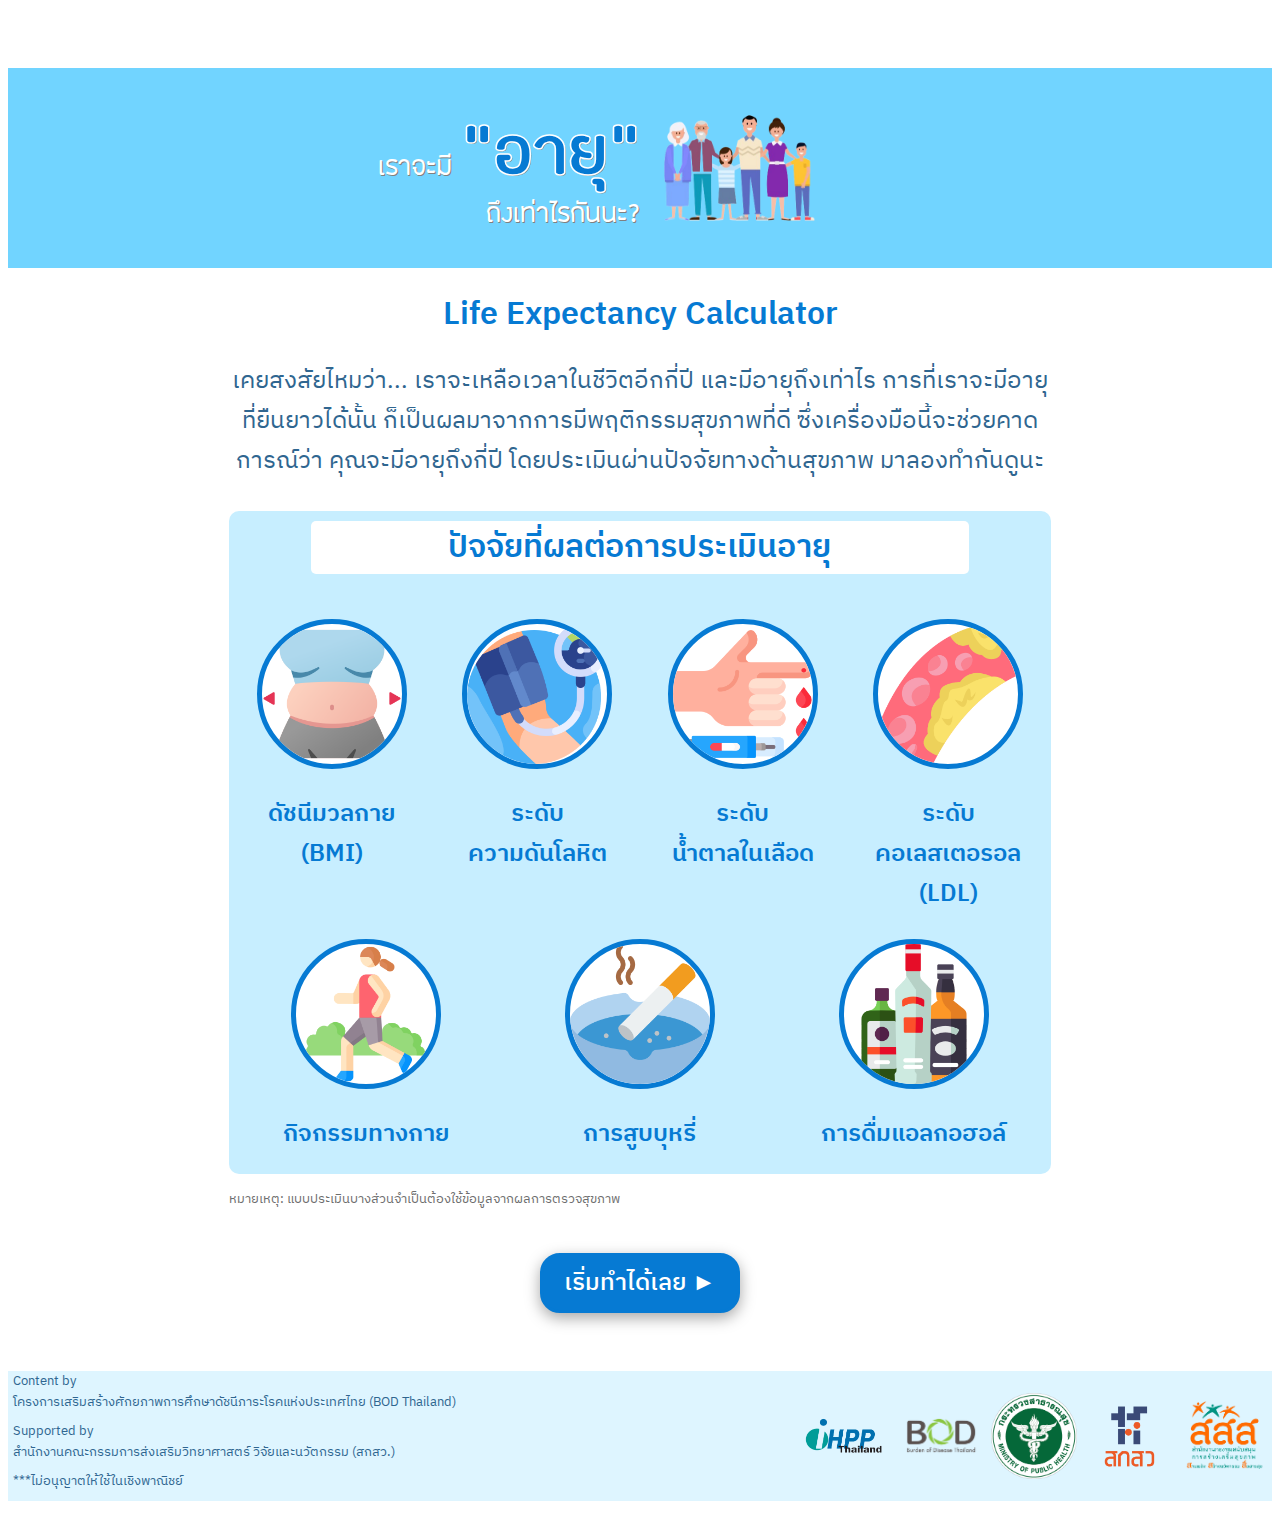
<file: index.html>
<!DOCTYPE html>
<html>
<head>
    <title>Life Expectancy</title>
    <link rel="stylesheet" href="style_1.css"> </head>
    <link href="https://fonts.googleapis.com/css2?family=IBM+Plex+Sans+Thai:wght@400;500;600&display=swap" rel="stylesheet">
    <meta name="viewport" content="width=device-width, initial-scale=1.0">
    <meta charset="UTF-8">
</head>
<body>
    <div id="rectangle_1"></div>
    <div id="rectangle_2">
        <div class="header-text-fr">
            <h1 id="header">เราจะมี <span id="subheader">"อายุ"</span><br>ถึงเท่าไรกันนะ?</h1>
        </div>
        <div id="header-img-fr">
            <img src="image_ref\family_2.png" id="header-img">   
        </div>
    </div>
    <div>
        <p id="intro-topic">Life Expectancy Calculator</p>
        <p id="intro-text">  เคยสงสัยไหมว่า... เราจะเหลือเวลาในชีวิตอีกกี่ปี และมีอายุถึงเท่าไร
                                การที่เราจะมีอายุที่ยืนยาวได้นั้น ก็เป็นผลมาจากการมีพฤติกรรมสุขภาพที่ดี
                                ซึ่งเครื่องมือนี้จะช่วยคาดการณ์ว่า คุณจะมีอายุถึงกี่ปี
                                โดยประเมินผ่านปัจจัยทางด้านสุขภาพ มาลองทำกันดูนะ
        </p>
    </div>
    <div id = "main-box">
        <h1 id="main-header">ปัจจัยที่ผลต่อการประเมินอายุ</h1>
        <div id = "row-1">
            <div class="grid-pics">
                <img src="image_ref\belly.png" class="pic-risk">
            </div>
            <div class="grid-pics">
                <img src="image_ref\hypertension.png" class="pic-risk">
            </div>
            <div class="grid-pics">
                <img src="image_ref\blood-test.png" class="pic-risk">
            </div>
            <div class="grid-pics">
                <img src="image_ref\cholesterol.png" class="pic-risk">
            </div>
            <h2 class="grid-names" id="bmi">ดัชนีมวลกาย<br>(BMI)</h2>
            <h2 class="grid-names" id="sbp">ระดับ<br>ความดันโลหิต</h2>
            <h2 class="grid-names" id="fpg">ระดับ<br>น้ำตาลในเลือด</h2>
            <h2 class="grid-names" id="ldl">ระดับ<br>คอเลสเตอรอล (LDL)</h2>
        </div>
        
        <div id = "row-2">
            <div class="grid-pics">
                <img src="image_ref\jogging.png" class="pic-risk-2">
            </div>
            <div class="grid-pics">
                <img src="image_ref\ashtray.png" class="pic-risk-2">
            </div>
            <div class="grid-pics">
                <img src="image_ref\liquor.png" class="pic-risk-2">
            </div>
            <h2 class="grid-names-2" id="act">กิจกรรมทางกาย</h2>
            <h2 class="grid-names-2" id="smk">การสูบบุหรี่</h2>
            <h2 class="grid-names-2" id="alc">การดื่มแอลกอฮอล์</h2>
        </div>
    </div>
    <div id="remark">หมายเหตุ: แบบประเมินบางส่วนจำเป็นต้องใช้ข้อมูลจากผลการตรวจสุขภาพ</div>
    <div id="button-block">
        <button id="next-button" type="button" onclick="document.location='page_2.html'">เริ่มทำได้เลย &#9658;</button>
    </div> 
    <div class="footer">
        <div id="footer-text-fr">
            <div class="footer-text">
                <p class="ft-1">Content by<br>โครงการเสริมสร้างศักยภาพการศึกษาดัชนีภาระโรคแห่งประเทศไทย (BOD Thailand)</p>
            </div>
            <div class="footer-text">
                <p class="ft-1">Supported by<br>สำนักงานคณะกรรมการส่งเสริมวิทยาศาสตร์ วิจัยและนวัตกรรม (สกสว.)</p>
            </div>
            <div class="footer-text">
                <p class="ft-1">***ไม่อนุญาตให้ใช้ในเชิงพาณิชย์</p>
            </div>
        </div>
        <div id="footer-img-fr"> 
            <div class="logo-grid"><img src="Logo\IHPP_logo.png" class="logo"></div>
            <div class="logo-grid"><img src="Logo\BOD_logo.png" class="logo"></div>
            <div class="logo-grid"><img src="Logo\MOPH_logo.png" class="logo"></div>
            <div class="logo-grid"><img src="Logo\TSRI_logo.png" class="logo"></div>
            <div class="logo-grid"><img src="Logo\ThaiHealth_logo.png" class="logo"></div> 
        </div>
    </div>
</body>
</html>
</file>
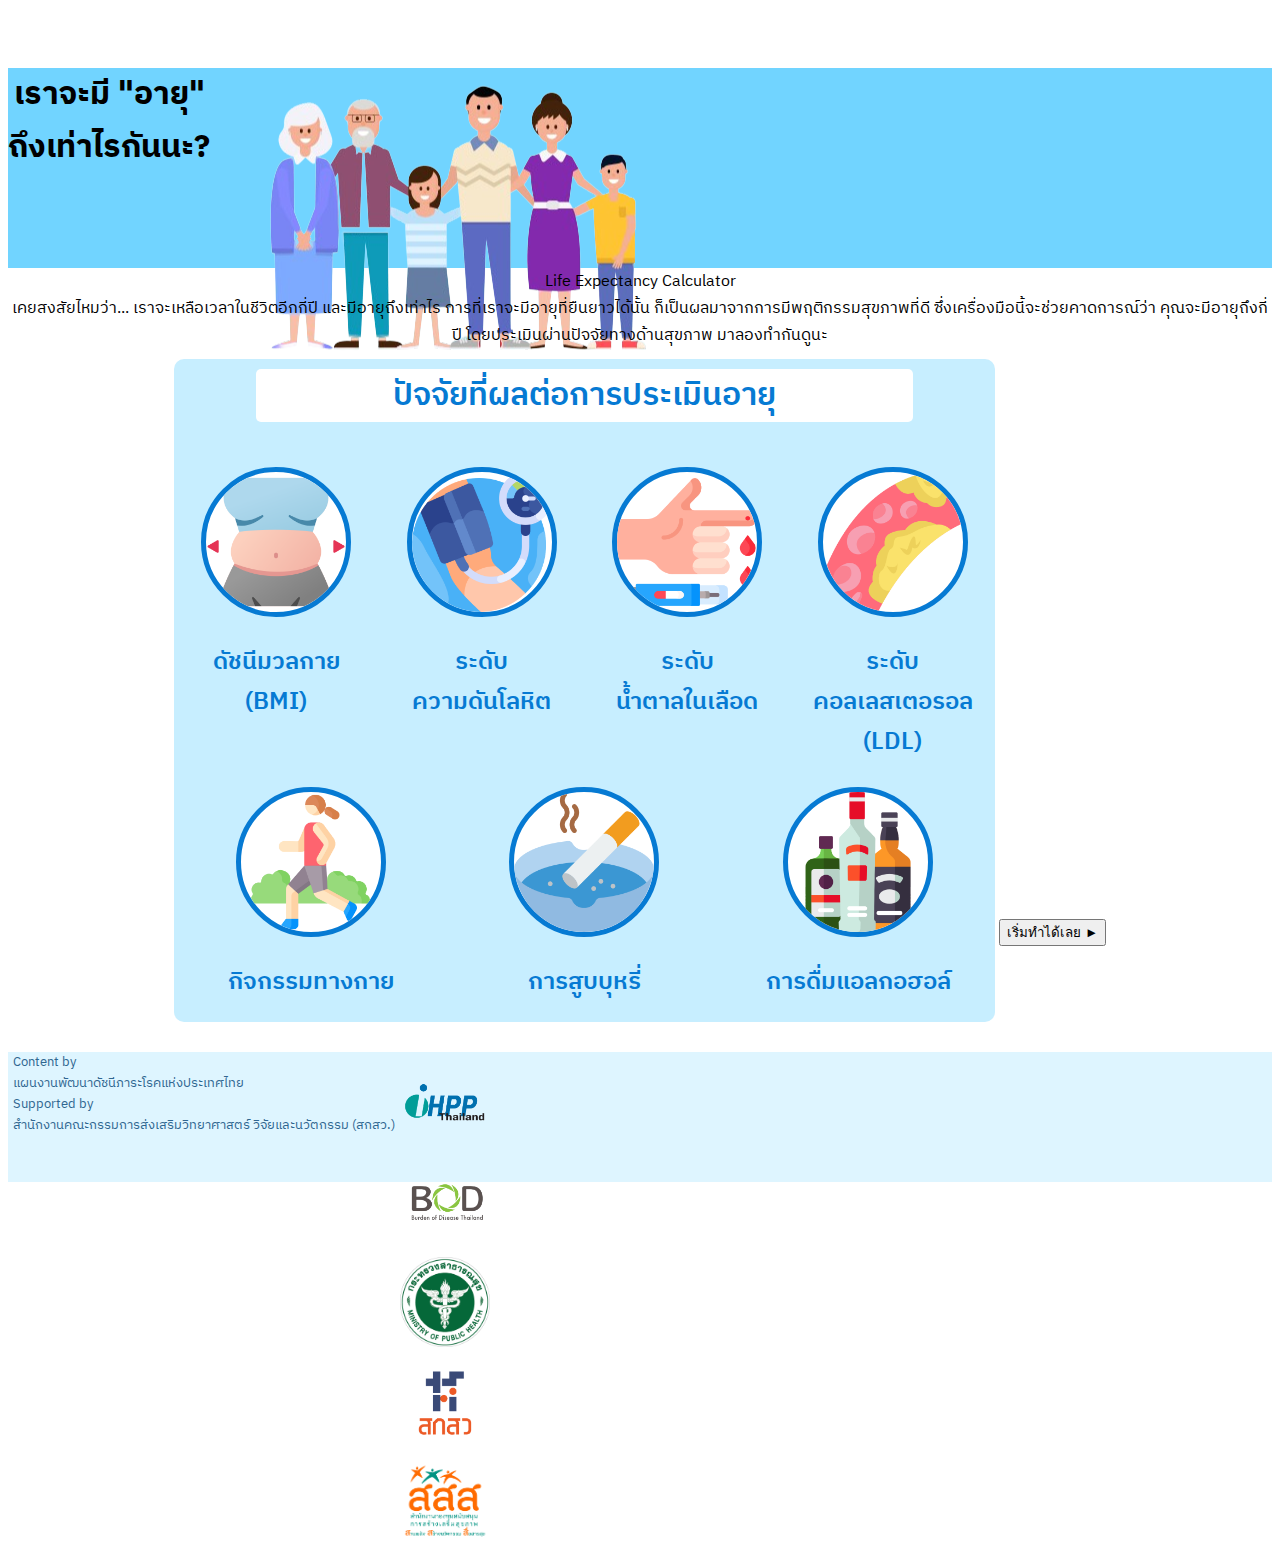
<file: page_1.html>
<!DOCTYPE html>
<html>
<head>
    <title>Life Expectancy</title>
    <link rel="stylesheet" href="style_1.css"> </head>
    <link href="https://fonts.googleapis.com/css2?family=IBM+Plex+Sans+Thai:wght@400;500;600&display=swap" rel="stylesheet">
    <meta name="viewport" content="width=device-width, initial-scale=1.0">
    <meta charset="UTF-8">
</head>
<body>
    <div class ="box_header" id="rectangle_1"></div>
    <div class ="box_header" id="rectangle_2">
        <div class="text-header">
            <h1 class="header">เราจะมี <span class="subheader">"อายุ"</span><br>ถึงเท่าไรกันนะ?</h1>
        </div>
        <div class="pic-header-frame">
            <img src="Http pic\family_2.png" class="pic-header">   
        </div>
    </div>
    <div>
        <p class="intro-topic">Life Expectancy Calculator</p>
        <p class="intro-text">  เคยสงสัยไหมว่า... เราจะเหลือเวลาในชีวิตอีกกี่ปี และมีอายุถึงเท่าไร
                                การที่เราจะมีอายุที่ยืนยาวได้นั้น ก็เป็นผลมาจากการมีพฤติกรรมสุขภาพที่ดี
                                ซึ่งเครื่องมือนี้จะช่วยคาดการณ์ว่า คุณจะมีอายุถึงกี่ปี
                                โดยประเมินผ่านปัจจัยทางด้านสุขภาพ มาลองทำกันดูนะ
        </p>
    </div>
    <div id = "main-box">
        <h1 id="main-header">ปัจจัยที่ผลต่อการประเมินอายุ</h1>
        <div id = "row-1">
            <div class="grid-pics">
                <img src="Http pic\belly.png" class="pic-risk">
            </div>
            <div class="grid-pics">
                <img src="Http pic\hypertension.png" class="pic-risk">
            </div>
            <div class="grid-pics">
                <img src="Http pic\blood-test.png" class="pic-risk">
            </div>
            <div class="grid-pics">
                <img src="Http pic\cholesterol.png" class="pic-risk">
            </div>
            <h2 class="grid-names" id="bmi"><div>ดัชนีมวลกาย<br>(BMI)</div></h2>
            <h2 class="grid-names" id="sbp"><div>ระดับ<br>ความดันโลหิต</div></h2>
            <h2 class="grid-names" id="fpg"><div>ระดับ<br>น้ำตาลในเลือด</div></h2>
            <h2 class="grid-names" id="ldl"><div>ระดับ<br>คอลเลสเตอรอล<br>(LDL)</div></h2>
        </div>
        
        <div id = "row-2">
            <div class="grid-pics">
                <img src="Http pic\jogging.png" class="pic-risk-2">
            </div>
            <div class="grid-pics">
                <img src="Http pic\ashtray.png" class="pic-risk-2">
            </div>
            <div class="grid-pics">
                <img src="Http pic\liquor.png" class="pic-risk-2">
            </div>
            <h2 class="grid-names-2" id="act">กิจกรรมทางกาย</h2>
            <h2 class="grid-names-2" id="smk">การสูบบุหรี่</h2>
            <h2 class="grid-names-2" id="alc">การดื่มแอลกอฮอล์</h2>
        </div>
    </div>
    <a class="row-button">
        <button class="start-button" type="button" href="page_2.html">เริ่มทำได้เลย &#9658;</button>
    </a> 
    <div class="footer">
        <div class="footer-1">
            <div class="text-footer">
                <p class="ft-1">Content by<br>แผนงานพัฒนาดัชนีภาระโรคแห่งประเทศไทย</p>
            </div>
            <div class="text-footer">
                <p class="ft-1">Supported by<br>สำนักงานคณะกรรมการส่งเสริมวิทยาศาสตร์ วิจัยและนวัตกรรม (สกสว.)</p>
            </div>
        </div>
        <div class="footer-2"> 
            <div class="logo-grid"><img src="Logo\IHPP edit.png" class="logo"></div>
            <div class="logo-grid"><img src="Logo\BOD_rm_bg.png" class="logo"></div>
            <div class="logo-grid"><img src="Logo\logo MOPH.png" class="logo"></div>
            <div class="logo-grid"><img src="Logo\TSRI_Logo-Original_08.png" class="logo"></div>
            <div class="logo-grid"><img src="Logo\ThaiHealth.png" class="logo"></div> 
        </div>
    </div>
</body>
</html>
</file>
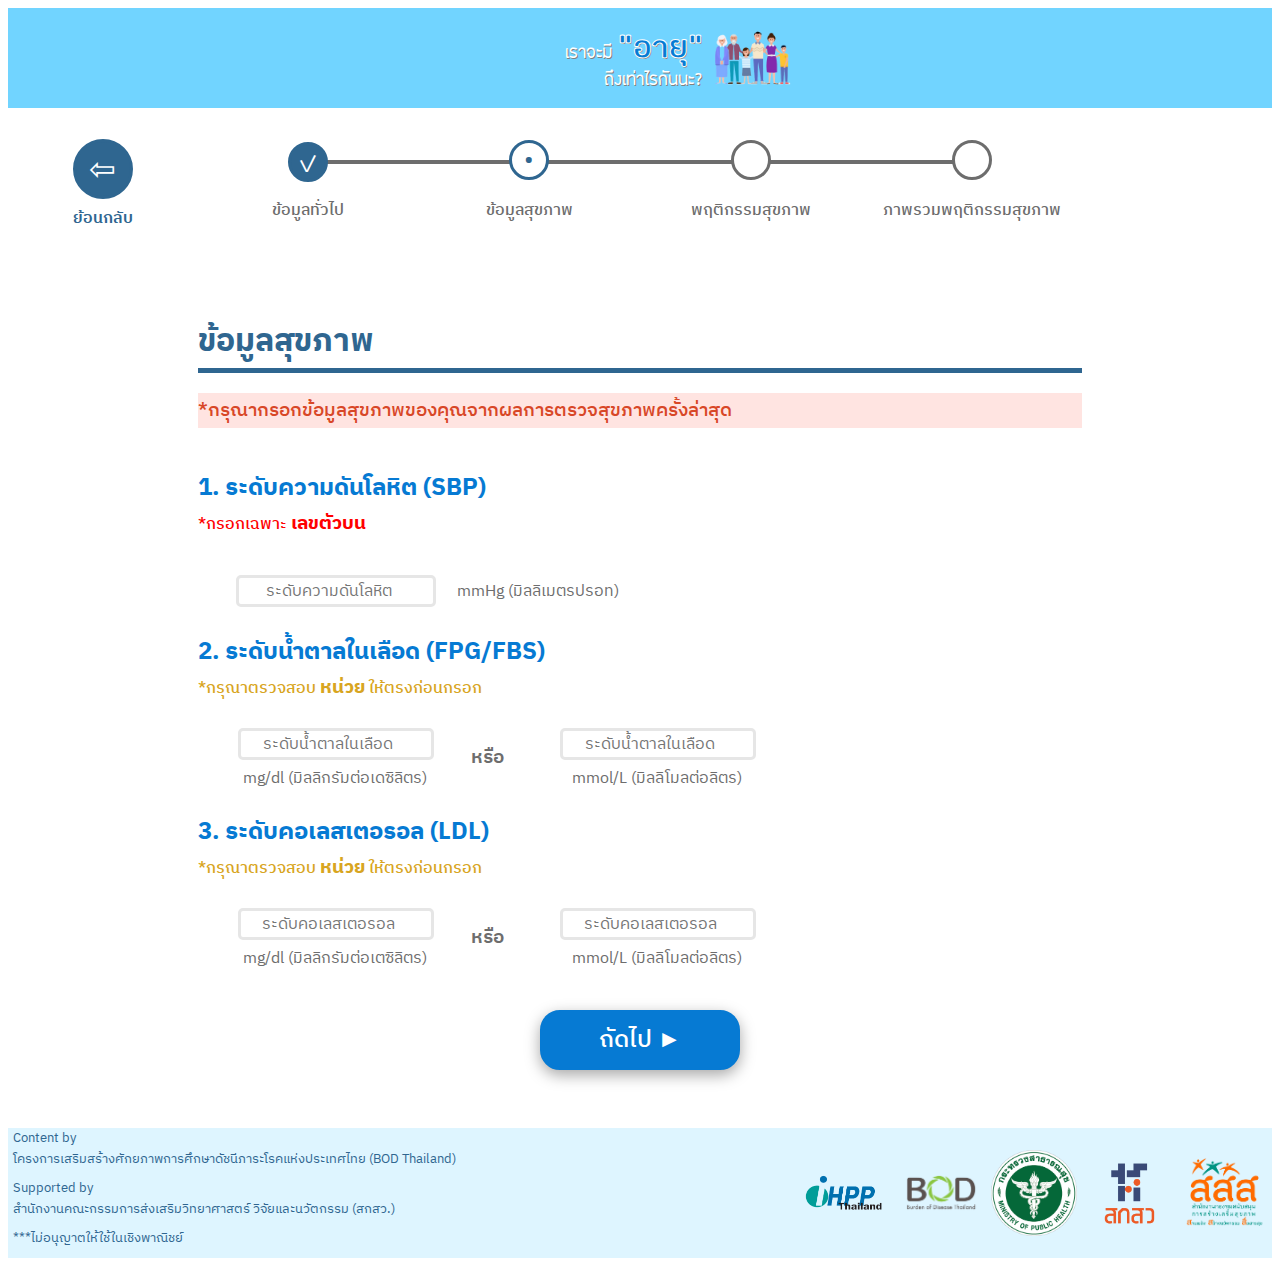
<file: page_3.html>
<!DOCTYPE html>
<html>
<head>
    <title>Life Expectancy</title>
    <link rel="stylesheet" href="style_3.css"> 
    <link rel="stylesheet" href="https://cdnjs.cloudflare.com/ajax/libs/font-awesome/4.7.0/css/font-awesome.min.css">
    <link href="https://fonts.googleapis.com/css2?family=IBM+Plex+Sans+Thai:wght@400;500;600;700&display=swap" rel="stylesheet">
    <meta name="viewport" content="width=device-width, initial-scale=1.0">
    <meta charset="UTF-8">
    <script src="script_3.js"></script>
</head>
<body>
    <div id="rectangle_2">
        <div class="header-text-fr">
            <h1 id="header">เราจะมี <span id="subheader">"อายุ"</span><br>ถึงเท่าไรกันนะ?</h1>
        </div>
        <div id="header-img-fr">
            <img src="image_ref\family_2.png" id="header-img">   
        </div>
    </div>
    <div class ="header">
        <div class="arrow-frame">
            <div id="arrow-circle">
                <button class = "arrow" type="button" onclick="window.history.back()">&#8678;</button>
            </div> 
            <p id="previous">ย้อนกลับ</p>
        </div>
        <div class="step-topic">
            <div class="topic-circle"><div class="circle" id="prev">&#10003;</div></div>
            <div class="topic-circle"><div class="circle" id="current">&#x2022;</div></div>
            <div class="topic-circle"><div class="circle"></div></div>
            <div class="topic-circle"><div class="circle"></div></div>
            <p class="topic-list">ข้อมูลทั่วไป</p>
            <p class="topic-list">ข้อมูลสุขภาพ</p>
            <p class="topic-list">พฤติกรรมสุขภาพ</p>
            <p class="topic-list">ภาพรวมพฤติกรรมสุขภาพ</p>
        </div>
    </div>
    <h1 class="topic">ข้อมูลสุขภาพ</h1>
    <h3 class="warning">*กรุณากรอกข้อมูลสุขภาพของคุณจากผลการตรวจสุขภาพครั้งล่าสุด</h3>
    <div class="question-frame">
        <div class="question">1. ระดับความดันโลหิต (SBP)</div>
        <div class="question-warning">*กรอกเฉพาะ <span class="sub-warning">เลขตัวบน</span></div>
        <div id="range-warning">กรุณากรอกช่วงความดันระหว่าง 90 - 200 mmHg</div>
        <div class="input-block" id="input-block-sbp">
            <i class="fa fa-exclamation-circle" style="color:red;visibility:hidden;" id="sbp-w"></i>
            <input class="answer-number" type="number" placeholder="ระดับความดันโลหิต" id="sbp" onfocus="this.placeholder=''" onblur="this.placeholder='ระดับความดันโลหิต'" onkeypress="return isPositiveNumber(event)" min="0"> <div class="unit">mmHg (มิลลิเมตรปรอท)</div>
        </div>
    </div>
    
    <div class="question-frame">
        <div class="question">2. ระดับน้ำตาลในเลือด (FPG/FBS)</div>
        <div class="question-warning-2">*กรุณาตรวจสอบ <span class="sub-warning-2">หน่วย</span> ให้ตรงก่อนกรอก</div>
        <div class="input-block"> 
            <div class="input-block-inner">
                <i class="fa fa-exclamation-circle" style="color:red;visibility:hidden;" id="fpg-w"></i>
                <input class="answer-number" type="number" placeholder="ระดับน้ำตาลในเลือด" id="fpg-mg" oninput="fpgConverter(this.id,this.value);" onchange="fpgConverter(this.id,this.value)" onfocus="this.placeholder=''" onblur="this.placeholder='ระดับน้ำตาลในเลือด'" onkeypress="return isPositiveNumber(event)" min="0"> <div class="unit">mg/dl (มิลลิกรัมต่อเดซิลิตร)</div>
            </div>
            <div class="conj">หรือ</div>
            <div class="input-block-inner">
                <i class="fa fa-exclamation-circle" style="color:red;visibility:hidden;" id="fpg-w-2"></i>
                <input class="answer-number" type="number" placeholder="ระดับน้ำตาลในเลือด" id="fpg-mmol" oninput="fpgConverter(this.id,this.value);" onchange="fpgConverter(this.id,this.value)" onfocus="this.placeholder=''" onblur="this.placeholder='ระดับน้ำตาลในเลือด'" onkeypress="return isPositiveNumber(event)" min="0"> <div class="unit">mmol/L (มิลลิโมลต่อลิตร)</div>
            </div>
        </div>   
    </div>
    <div class="question-frame">
        <div class="question">3. ระดับคอเลสเตอรอล (LDL)</div>
        <div class="question-warning-2">*กรุณาตรวจสอบ <span class="sub-warning-2">หน่วย</span> ให้ตรงก่อนกรอก</div>
        <div class="input-block">
            <div class="input-block-inner"> 
                <i class="fa fa-exclamation-circle" style="color:red;visibility:hidden;" id="ldl-w"></i>
                <input class="answer-number" type="number" placeholder="ระดับคอเลสเตอรอล" id="ldl-mg" oninput="ldlConverter(this.id,this.value)" onchange="ldlConverter(this.id,this.value)" onfocus="this.placeholder=''" onblur="this.placeholder='ระดับคอเลสเตอรอล'" onkeypress="return isPositiveNumber(event)" min="0"><div class="unit">mg/dl (มิลลิกรัมต่อเตซิลิตร)</div> 
            </div>
            <div class="conj">หรือ</div>
            <div class="input-block-inner">
                <i class="fa fa-exclamation-circle" style="color:red;visibility:hidden;" id="ldl-w-2"></i>
                <input class="answer-number" type="number" placeholder="ระดับคอเลสเตอรอล" id="ldl-mmol" oninput="ldlConverter(this.id,this.value)" onchange="ldlConverter(this.id,this.value)" onfocus="this.placeholder=''" onblur="this.placeholder='ระดับคอเลสเตอรอล'" onkeypress="return isPositiveNumber(event)" min="0"><div class="unit">mmol/L (มิลลิโมลต่อลิตร)</div> 
            </div>
        </div> 
    </div>
    <div id="button-block">
        <button id="next-button" type="button" onclick="checkInput()">ถัดไป &#9658;</button>
    </div> 
    <div class="footer">
        <div class="footer-1">
            <div class="text-footer">
                <p class="ft-1">Content by<br>โครงการเสริมสร้างศักยภาพการศึกษาดัชนีภาระโรคแห่งประเทศไทย (BOD Thailand)</p>
            </div>
            <div class="text-footer">
                <p class="ft-1">Supported by<br>สำนักงานคณะกรรมการส่งเสริมวิทยาศาสตร์ วิจัยและนวัตกรรม (สกสว.)</p>
            </div>
            <div class="footer-text">
                <p class="ft-1">***ไม่อนุญาตให้ใช้ในเชิงพาณิชย์</p>
            </div>
        </div>
        <div class="footer-2"> 
            <div class="logo-grid"><img src="Logo\IHPP_logo.png" class="logo"></div>
            <div class="logo-grid"><img src="Logo\BOD_logo.png" class="logo"></div>
            <div class="logo-grid"><img src="Logo\MOPH_logo.png" class="logo"></div>
            <div class="logo-grid"><img src="Logo\TSRI_logo.png" class="logo"></div>
            <div class="logo-grid"><img src="Logo\ThaiHealth_logo.png" class="logo"></div> 
        </div>
    </div>
</body>
</html>
</file>
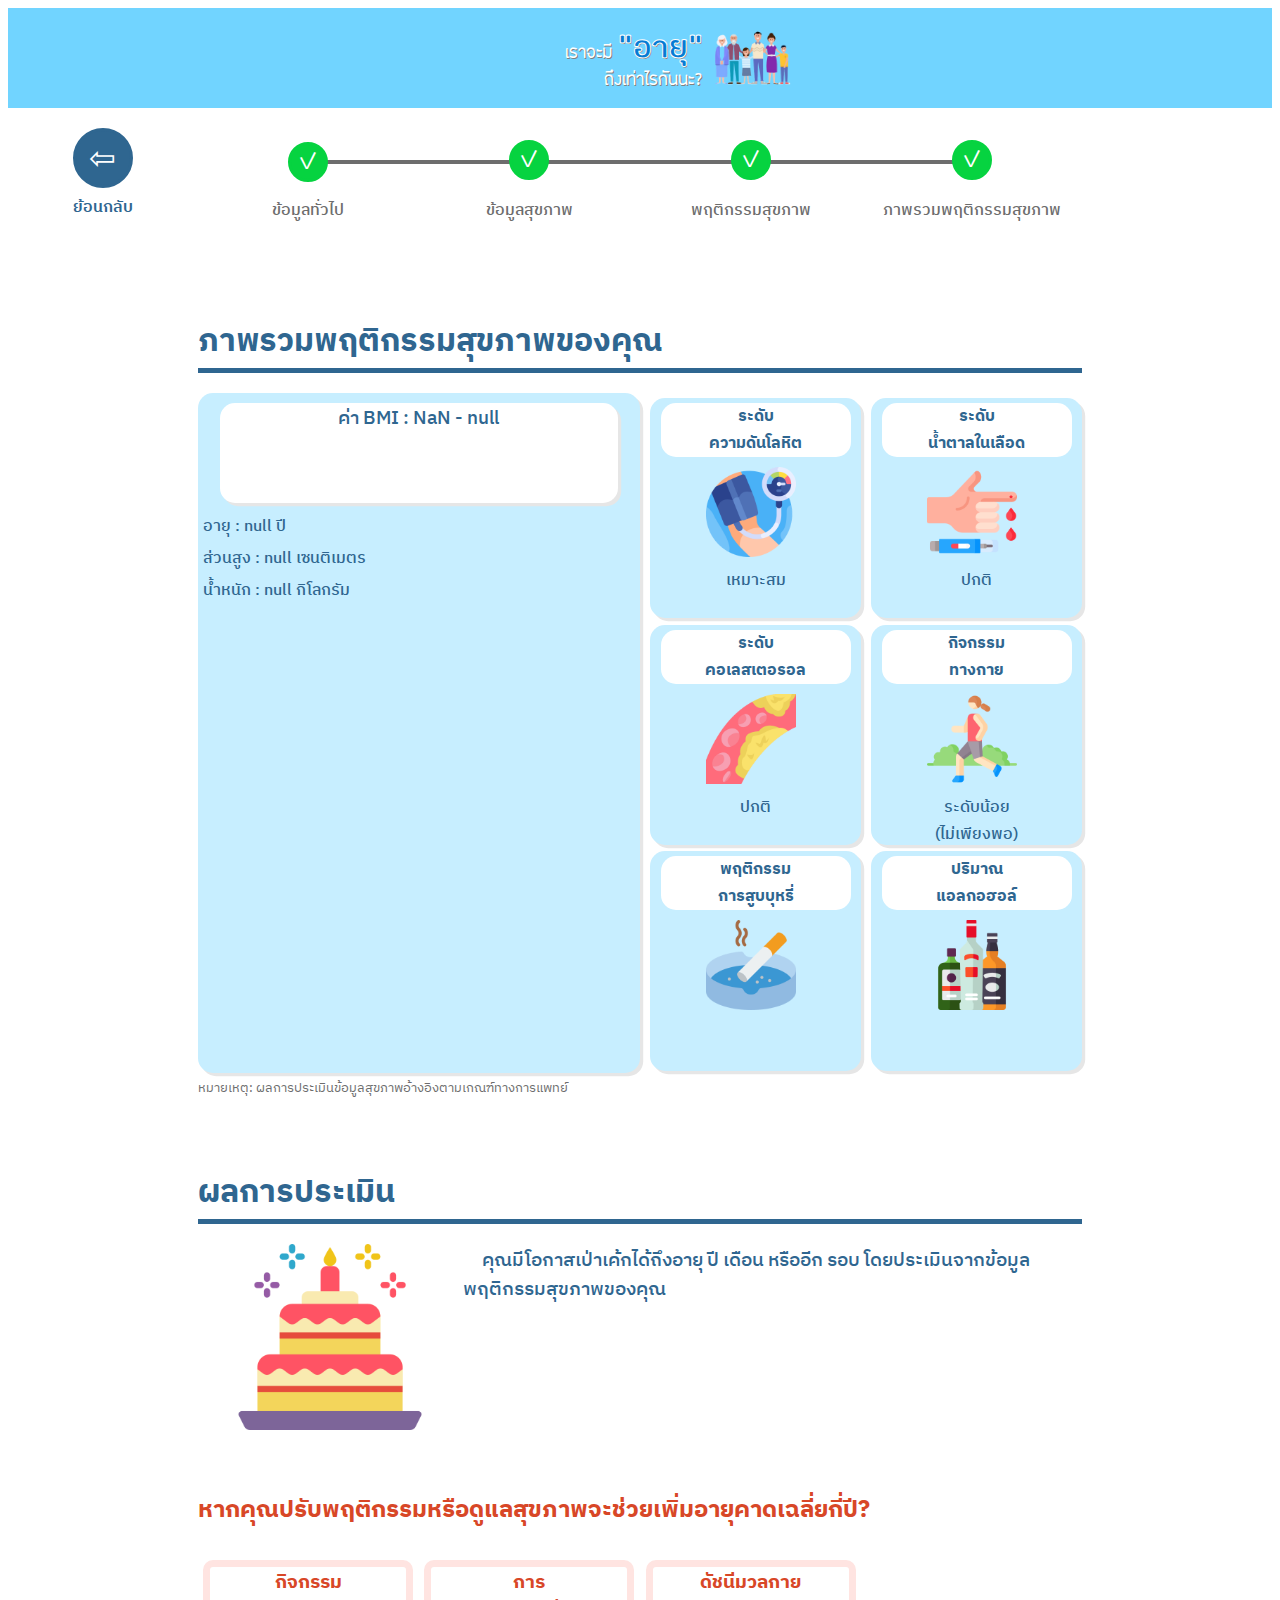
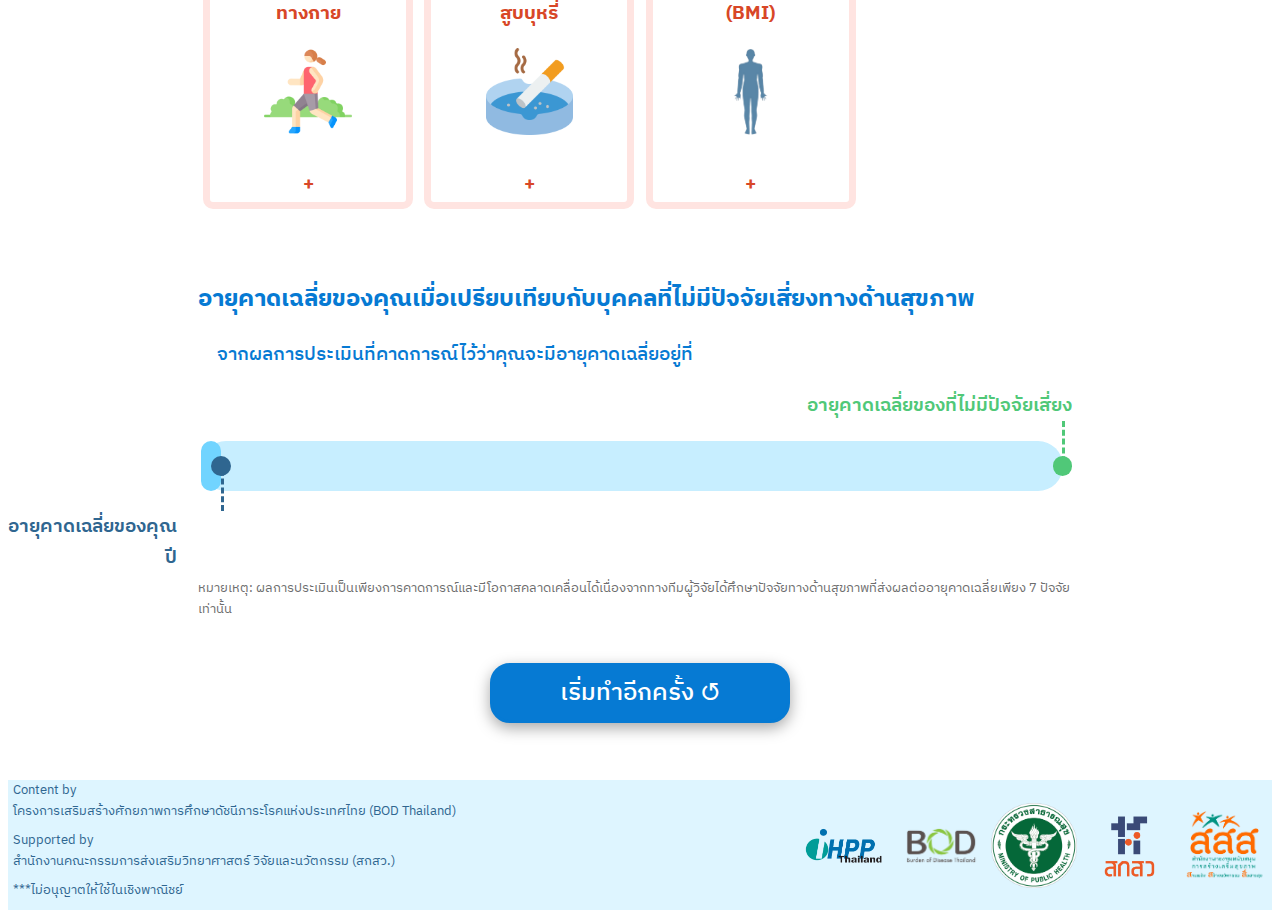
<file: page_5.html>
<!DOCTYPE html>
<html>
<head>
    <title>Life Expectancy</title>
    <link rel="stylesheet" href="style_5.css"> 
    <link href="https://fonts.googleapis.com/css2?family=IBM+Plex+Sans+Thai:wght@400;500;600;700&display=swap" rel="stylesheet">
    <meta name="viewport" content="width=device-width, initial-scale=1.0">
    <meta charset="UTF-8">
    <script src="act.js"></script>
    <script src="alc.js"></script>
    <script src="bmi.js"></script>
    <script src="fpg.js"></script>
    <script src="ldl.js"></script>
    <script src="sbp.js"></script>
    <script src="smk.js"></script>
    <script src="combine.js"></script>
    <script src="death_rate.js"></script>
    <script src="cal_life_expectancy.js"></script>
</head>
<body>
    <div id="rectangle_2">
        <div class="header-text-fr">
            <h1 id="header">เราจะมี <span id="subheader">"อายุ"</span><br>ถึงเท่าไรกันนะ?</h1>
        </div>
        <div id="header-img-fr">
            <img src="image_ref\family_2.png" id="header-img">   
        </div>
    </div>
    <div class ="header">
        <div class="arrow-frame">
            <div id="arrow-circle">
                <button class = "arrow" type="button" onclick="window.history.back()">&#8678;</button>
            </div> 
            <p id="previous">ย้อนกลับ</p>
        </div>
        <div class="step-topic">
            <div class="topic-circle"><div class="circle" id="current">&#10003;</div></div>
            <div class="topic-circle"><div class="circle" id="current">&#10003;</div></div>
            <div class="topic-circle"><div class="circle" id="current">&#10003;</div></div>
            <div class="topic-circle"><div class="circle" id="current">&#10003;</div></div>
            <p class="topic-list">ข้อมูลทั่วไป</p>
            <p class="topic-list">ข้อมูลสุขภาพ</p>
            <p class="topic-list">พฤติกรรมสุขภาพ</p>
            <p class="topic-list">ภาพรวมพฤติกรรมสุขภาพ</p>
        </div>
    </div>
    <div class="topic">ภาพรวมพฤติกรรมสุขภาพของคุณ</div>
    <div class="result-block">
        <div class="result-block-1">
            <div class="risk-header">
                <h1 id="gender" class="risk-text"></h1>
                <h2 id="bmi" class="risk-text-2"></h2>
            </div>
            <div id="risk-body">
                <h2 id="age" class="risk-text-3"></h2>
                <h2 id="height" class="risk-text-3"></h2>
                <h2 id="weight" class="risk-text-3"></h2>
            </div>
        </div>
        <div class="result-block-2">
            <div class="result-block-1">
                <div class="risk-header-2">
                    <h3 class="risk-text">ระดับ<br>ความดันโลหิต</h3>
                </div>
                <div class="risk-pic">
                    <img src="image_ref\hypertension.png" style="width: 90%;height: 90%;">
                </div>
                <h2 class="risk-text-4" id="sbp-text"></h2>
            </div>
            <div class="result-block-1">
                <div class="risk-header-2">
                    <h3 class="risk-text">ระดับ<br>น้ำตาลในเลือด</h3>
                </div>
                <div class="risk-pic">
                    <img src="image_ref\blood-test.png" style="width: 90%;height: 90%;">
                </div>
                <h2 class="risk-text-4" id="fpg-text"></h2>
            </div>
            <div class="result-block-1">
                <div class="risk-header-2">
                    <h3 class="risk-text">ระดับ<br>คอเลสเตอรอล</h3>
                </div>
                <div class="risk-pic">
                    <img src="image_ref\cholesterol.png" style="width: 90%;height: 90%;">
                </div>
                <h2 class="risk-text-4" id="ldl-text"></h2>
            </div>
            <div class="result-block-1">
                <div class="risk-header-2">
                    <h3 class="risk-text">กิจกรรม<br>ทางกาย</h3>
                </div>
                <div class="risk-pic">
                    <img src="image_ref\jogging.png" style="width: 90%;height: 90%;">
                </div>
                <h2 class="risk-text-4" id="act-text"></h2>
            </div>
            <div class="result-block-1">
                <div class="risk-header-2">
                    <h3 class="risk-text">พฤติกรรม<br>การสูบบุหรี่</h3>
                </div>
                <div class="risk-pic">
                    <img src="image_ref\ashtray.png" style="width: 90%;height: 90%;">
                </div>
                <h2 class="risk-text-4" id="smk-text"></h2>
            </div>
            <div class="result-block-1">
                <div class="risk-header-2">
                    <h3 class="risk-text">ปริมาณ<br>แอลกอฮอล์</h3>
                </div>
                <div class="risk-pic">
                    <img src="image_ref\liquor.png" style="width: 90%;height: 90%;">
                </div>
                <h2 class="risk-text-4" id="alc-text"></h2>
            </div>
        </div>
    </div>
    <div id="remark">หมายเหตุ: ผลการประเมินข้อมูลสุขภาพอ้างอิงตามเกณฑ์ทางการแพทย์ </div>
    <div class="topic">ผลการประเมิน</div>
    <div class="conclusion">
        <div class="cake">
            <img src="image_ref\cake.png">
        </div>
        <div class="conclusion-text-block">
            <p class="conclusion-text">คุณมีโอกาสเป่าเค้กได้ถึงอายุ <span id="total-age-year"></span> ปี <span id="total-age-month"></span> เดือน หรืออีก <span id="up-age"></span> รอบ โดยประเมินจากข้อมูลพฤติกรรมสุขภาพของคุณ</p>
            <p class="conclusion-text-2"> <span id="risk-rd"></span> </p>
        </div>
    </div>
    <div class="sg-topic" id="sg-topic-1">หากคุณปรับพฤติกรรมหรือดูแลสุขภาพจะช่วยเพิ่มอายุคาดเฉลี่ยกี่ปี?</div>
    <div class="sg-risk-grid">
        <div class="sg-risk-frame" id="fpg-block">
            <h1 class="sg-risk-name">ระดับ<br>น้ำตาลในเลือด</h1>
            <div class="sg-risk-pic">
                <img src="image_ref\blood-test.png" style="width:70%; height: 70%;">
            </div>
            <h1 class="sg-risk-num">+<span class="risk-up-age" id="fpg-up-age"></span></h1>
        </div>
        <div class="sg-risk-frame"  id="sbp-block">
            <h1 class="sg-risk-name">ระดับ<br>ความดันโลหิต</h1>
            <div class="sg-risk-pic">
                <img src="image_ref\hypertension.png" style="width:70%; height: 70%;">
            </div>
            <h1 class="sg-risk-num">+<span class="risk-up-age" id="sbp-up-age"></span></h1>
        </div>
        <div class="sg-risk-frame"  id="ldl-block">
            <h1 class="sg-risk-name">ระดับ<br>คอเลสเตอรอล</h1>
            <div class="sg-risk-pic">
                <img src="image_ref\cholesterol.png" style="width:70%; height: 70%;">
            </div>
            <h1 class="sg-risk-num">+<span class="risk-up-age" id="ldl-up-age"></span></h1>
        </div>
        <div class="sg-risk-frame"  id="act-block">
            <h1 class="sg-risk-name">กิจกรรม<br>ทางกาย</h1>
            <div class="sg-risk-pic">
                <img src="image_ref\jogging.png" style="width:70%; height: 70%;">
            </div>
            <h1 class="sg-risk-num">+<span class="risk-up-age" id="act-up-age"></span></h1>
        </div>
        <div class="sg-risk-frame"  id="smk-block">
            <h1 class="sg-risk-name">การ<br>สูบบุหรี่</h1>
            <div class="sg-risk-pic">
                <img src="image_ref\ashtray.png" style="width:70%; height: 70%;">
            </div>
            <h1 class="sg-risk-num">+<span class="risk-up-age" id="smk-up-age"></span></h1>
        </div>
        <div class="sg-risk-frame"  id="alc-block">
            <h1 class="sg-risk-name">การดื่ม<br>แอลกอฮอล์</h1>
            <div class="sg-risk-pic">
                <img src="image_ref\liquor.png" style="width:70%; height: 70%;">
            </div>
            <h1 class="sg-risk-num">+<span class="risk-up-age" id="alc-up-age"></span></h1>
        </div>
        <div class="sg-risk-frame"  id="bmi-block">
            <h1 class="sg-risk-name">ดัชนีมวลกาย<br>(BMI)</h1>
            <div class="sg-risk-pic">
                <img src="image_ref\BMI.png" style="width:30%; height: 70%;">
            </div>
            <h1 class="sg-risk-num">+<span class="risk-up-age" id="bmi-up-age"></span></h1>
        </div>
    </div>
    <div class="sg-topic" id="sg-topic-2">อายุคาดเฉลี่ยของคุณเมื่อเปรียบเทียบกับบุคคลที่ไม่มีปัจจัยเสี่ยงทางด้านสุขภาพ</div>
    <p id="sg-text">จากผลการประเมินที่คาดการณ์ไว้ว่าคุณจะมีอายุคาดเฉลี่ยอยู่ที่ <span class="last-age-sec" id="last-tt-age"></span> <span class="last-age-sec" id="last-diff-age"></span>
    </p>
    <div class = "cp-frame-2">
        <p id="best-age">อายุคาดเฉลี่ยของ<span id="best-le-gender"></span>ที่ไม่มีปัจจัยเสี่ยง<br> <span id="best-le-value"></span></p>
    </div>
    <div class = "cp-frame">
        <div id="cp">
            <div id="curr-age" ></div>
        </div>
    </div>
    <p id="curr-age-text">อายุคาดเฉลี่ยของคุณ<br> <span id="le-value"></span> ปี</p>
    <div id="remark-2">หมายเหตุ: ผลการประเมินเป็นเพียงการคาดการณ์และมีโอกาสคลาดเคลื่อนได้เนื่องจากทางทีมผู้วิจัยได้ศึกษาปัจจัยทางด้านสุขภาพที่ส่งผลต่ออายุคาดเฉลี่ยเพียง 7 ปัจจัยเท่านั้น</div>
    <div id="button-block">
        <button id="next-button" type="button" onclick="document.location='index.html'">เริ่มทำอีกครั้ง &#8634;</button>
    </div> 
    <div class="footer">
        <div class="footer-1">
            <div class="text-footer">
                <p class="ft-1">Content by<br>โครงการเสริมสร้างศักยภาพการศึกษาดัชนีภาระโรคแห่งประเทศไทย (BOD Thailand)</p>
            </div>
            <div class="text-footer">
                <p class="ft-1">Supported by<br>สำนักงานคณะกรรมการส่งเสริมวิทยาศาสตร์ วิจัยและนวัตกรรม (สกสว.)</p>
            </div>
            <div class="footer-text">
                <p class="ft-1">***ไม่อนุญาตให้ใช้ในเชิงพาณิชย์</p>
            </div>
        </div>
        <div class="footer-2"> 
            <div class="logo-grid"><img src="Logo\IHPP_logo.png" class="logo"></div>
            <div class="logo-grid"><img src="Logo\BOD_logo.png" class="logo"></div>
            <div class="logo-grid"><img src="Logo\MOPH_logo.png" class="logo"></div>
            <div class="logo-grid"><img src="Logo\TSRI_logo.png" class="logo"></div>
            <div class="logo-grid"><img src="Logo\ThaiHealth_logo.png" class="logo"></div> 
        </div>
    </div>
    <script src="script_5.js"></script>
</body>
</html>
</file>
<file: style_1.css>
@font-face {
    font-family: FCLamoon;
    src: url("FC Lamoon/FC Lamoon Regular ver 1.00.ttf");
}

@font-face {
    font-family: FCLamoon-Bold;
    src: url("FC Lamoon/FC Lamoon Bold ver 1.00.ttf");
}

h1,h2,h3,h4,p{
    margin: 0px;
}

body,#next-button {
    font-family: 'IBM Plex Sans Thai';
    text-align: center;
}

#rectangle_1 {
    background: white;
    width: 100%;
    height: 60px;
}

#rectangle_2 {
    display: flex;
    background:#71D4FF;
    width: 100%;
    height: 200px;
}

.header-text-fr {
    display: flex;
    box-sizing: border-box;
    width: 50%;
    height: 100%;
    align-items: center;
    justify-content: right;
}

#header {
    font-family: FCLamoon;
    font-size: 2.3em;
    font-weight: 500;
    color: white;
    text-shadow: 1px 1px gray;
    text-align: right;
}

#subheader {
    font-family: FCLamoon-Bold;
    font-size: 2.5em;
    font-weight: 400;
    color: #067AD3;
    -webkit-text-stroke-width: 1.5px;
    -webkit-text-stroke-color: white;
    text-align: right;
}

#header-img-fr{
    display: flex;
    height: 100%;
    justify-content: left;
    align-items: center;
}

#header-img {
    height: 60%;
    align-items: center;
}

#intro-topic {
    font-size: 2em;
    font-weight: 600;
    color: #067AD3;
    text-align: center;
    margin-top: 20px;
    margin-bottom: 20px;
}

#intro-text {
    font-size: 1em;
    font-weight: 400;
    color: #2F6690;
    width: 90%;
    text-align: center;
    margin: 0 auto 20px auto;
}

#main-box {
    width: 90%;
    background:#C7EEFF;
    display: inline-block;
    margin: 10px auto;
    border-radius: 10px;
    height: fit-content;
    padding-bottom: 20px;
}

#main-header {
    width: 80%;
    font-size: 1.5em;
    font-weight: 600;
    color: #067AD3;
    margin: 10px auto;
    text-align: center;
    background-color: white;
    border-radius: 5px;
}

#row-1 {
    display: grid;
    grid-template-columns: 25% 25% 25% 25%;
    width: 100%;
    aspect-ratio: 4;
    margin-top: 20px;
}

.grid-pics {
    display: flex;
    justify-content: center;
    align-items: center;
    color: #067AD3;
    aspect-ratio: 1;
    margin: 0 auto;
    max-height: 200px;
}

.pic-risk {
    display: flex;
    justify-content: center;
    align-items: center;
    border-radius: 50%;
    border: solid #067AD3;
    background-color: white;
    border-width: 5px;
    width: 70%;
}

.grid-names {
    display: block;
    text-align: center;
    font-size: 1em;
    font-weight: 600;
    color: #067AD3;
    margin-top: 0%;
    word-wrap: break-word;
}

#row-2 {
    display: grid;
    grid-template-columns: 33.33% 33.33% 33.33%;
    width: 100%;
    padding-top: 0%;
}

.pic-risk-2 {
    display: flex;
    justify-content: center;
    align-items: center;
    border-radius: 50%;
    border: solid #067AD3;
    background-color: white;
    border-width: 5px;
    width: 52.5%;
}

.grid-names-2 {
    display: block;
    text-align: center;
    font-size: 1em;
    font-weight: 600;
    color: #067AD3;
    margin-top: 0%;
}

#remark {
    width: 90%;
    margin: 5px auto;
    font-size: 0.8em;
    font-weight: 400;
    color: #6D6D6D;
    text-align: left;
}

#button-block {
    display: flex;
    width: 100%;
    text-decoration: none;
}

#next-button {
    font-weight: 500;
    font-size: 1em;
    background-color: #067AD3;
    box-sizing: border-box;
    color: white;
    border: solid #067AD3;
    border-radius: 20px;
    box-shadow: rgba(0, 0, 0, 0.35) 0px 5px 15px;
    cursor: pointer;
    width: 50%;
    max-width: 200px;
    height: 60px;
    margin: 3% auto 3%;
    align-items: center;
}

.footer {
    display: flex;
    background:#DEF5FF;
    width: 100%;
    height: 130px;
    margin-top: 20px;
}

#footer-text-fr {
    width: 40%;
    height : 100px;
    box-sizing: border-box;
}

.footer-text {
    width: 100%;
    height : 50px;
    box-sizing: border-box;
}

.ft-1 {
    font-weight: 400;
    color: #2F6690;
    font-size: 0.4em;
    text-align: left;
    padding-left: 5px;
}

#footer-img-fr {
    display: grid;
    grid-template-columns: 30% 30% 30% ;
    box-sizing: border-box;
    height: 100%;
    width: 60%;
    aspect-ratio: 5;
    align-items: center;
    justify-content: center;
}

.logo-grid {
    display: flex;
    max-height: 50px;
    aspect-ratio: 1;
    align-items: center;
    justify-content: center;
    box-sizing: border-box;
}

.logo {
    width: 90%;
}

@media only screen and (max-width: 320px) {
    #next-button {
        font-size: 1em;
        width: 50%;
    }

    #footer-text-fr {
        width: 65%;
    }

    #footer-img-fr {
        width: 35%;
    }

}

@media only screen and (min-width: 320px) {
    #next-button {
        font-size: 1em;
        width: 40%;
    }

    #footer-text-fr {
        width: 60%;
    }

    #footer-img-fr {
        width: 40%;
    }

    .ft-1 {
        font-size: 0.6em;
    }
}

@media only screen and (min-width: 720px) {
    #main-box, #intro-text, #remark {
        width: 80%;
    }

    #intro-text {
        font-size: 1.5em;
        font-weight: 400;
    }

    #main-header {
        font-size: 2em;
    }

    .grid-names,.grid-names-2 {
        font-size: 1.3em;
        font-weight: 600;
    }

    #next-button {
        font-size: 1.3em;
        width: 30%;
    }

    .ft-1 {
        font-size: 0.7em;
    }

    #footer-img-fr {
        display: grid;
        grid-template-columns: 20% 20% 20% 20% 20%;
    }

    .logo-grid {
        max-height: 100px;
    }
}

@media only screen and (min-width: 1024px) {
    #main-box, #intro-text, #remark{
        width: 65%;
    }
    .grid-names,.grid-names-2 {
        font-size: 1.5em;
        font-weight: 600;
    }

    .pic-risk-2 {
        width: 70%;
    }
    

    #next-button {
        font-size: 1.5em;
        width: 20%;
    }

    #footer-img-fr{
        flex: 1;
        padding-left: 30px;
    }

    .ft-1 {
        font-size: 0.8em;
    }
}
</file>
<file: style_3.css>
@font-face {
    font-family: FCLamoon;
    src: url("FC Lamoon/FC Lamoon Regular ver 1.00.ttf");
}

@font-face {
    font-family: FCLamoon-Bold;
    src: url("FC Lamoon/FC Lamoon Bold ver 1.00.ttf");
}

h1,h2,h3,h4,p{
    margin: 0px;
}

body,#next-button, .answer-number::placeholder, .answer-number-2::placeholder {
    font-family: 'IBM Plex Sans Thai';
    text-align: center;
}

#rectangle_2 {
    display: flex;
    background:#71D4FF;
    width: 100%;
    height: 100px;
}

.header-text-fr {
    display: flex;
    box-sizing: border-box;
    width: 55%;
    height: 100%;
    align-items: center;
    justify-content: right;
}

#header {
    font-family: FCLamoon;
    font-size: 1.5em;
    font-weight: 500;
    color: white;
    text-shadow: 1px 1px gray;
    text-align: right;
}

#subheader {
    font-family: FCLamoon-Bold;
    font-size: 1.8em;
    font-weight: 400;
    color: #067AD3;
    -webkit-text-stroke-width: 1px;
    -webkit-text-stroke-color: white;
    text-align: right;
}

#header-img-fr{
    display: flex;
    height: 100%;
    justify-content: left;
    align-items: center;
}

#header-img {
    height: 60%;
    align-items: center;
}

.header {
    display: flex;
    width: 100%;
    height: 120px;
    margin-top: 20px;
}

.arrow-frame {
    display: flex;
    flex-direction: column;
    width: 20%;
    min-width: 60px;
    box-sizing: border-box;
    text-align: center;
    justify-content: center;
    
}

#arrow-circle {
    margin: 0 auto;
    text-align: center;
}

.arrow {
    display: flex;
    font-size: 2em;
    box-sizing: border-box;
    background-color: #2F6690;
    border: solid #2F6690;
    border-radius: 50%;
    aspect-ratio: 1;
    min-width: 60px;
    max-width: 60px;
    color: white;
    justify-content: center;
    align-items: center;
    text-decoration: none; 
    cursor: pointer;
}

#previous {
    margin: 3% auto;
    text-align: center;
    font-weight: 600;
    color: #2F6690;
}

.step-topic{
    display: grid;
    width: 80%;
    grid-template-columns: 25% 25% 25% 25%;
    box-sizing: border-box;
    color: #ffffff;
}

.topic-circle {
    display: flex;
    flex-direction: column;
    box-sizing: border-box;
    align-items: center;
    justify-content: center;
}

.topic-circle + .topic-circle:after{
    content: "";
    background: #6D6D6D;
    width: 100%;
    height: 4px;
    transform: translateX(-50%) translateY(-500%);
    z-index: -10;
    box-sizing: border-box;
}

.circle {
    display: flex;
    border: solid #6D6D6D;
    border-radius: 50%;
    box-sizing: border-box;
    min-width: 40px;
    max-width: 40px;
    aspect-ratio: 1;
    margin-bottom: 0px;
    background-color: #FFFFFF;
    align-items: center;
    justify-content: center;
    font-size: 1.5em;
}

.topic-list {
    font-size: 0.8em;
    font-weight: 500;
    box-sizing: border-box;
    color: #6D6D6D;
}

#current {
    border: solid #2F6690;
    color: #2F6690;
}

#prev {
    border: solid #2F6690;
    color: #FFFFFF;
    align-items: start;
    background-color: #2F6690;
}

.topic {
    display: flex;
    font-size: 2em;
    font-weight: 700;
    text-align: left;
    align-items: end;
    color: #2F6690;
    height: 100px;
    border-bottom: solid #2F6690 5px;
    width: 90%;
    margin: 20px auto;
}

.warning {
    display: flex;
    text-align: left;
    align-items: center;
    font-size: 0.8em;
    font-weight: 500;
    color: #D84727;
    background-color: #FFE4E1;
    height: 35px;
    width: 90%;
    margin: 20px auto;
}

.question-frame {
    display: flex;
    flex-direction: column;
    width: 90%;
    margin: auto;
}

.question {
    font-size: 1em;
    font-weight: 700;
    color: #067AD3;
    box-sizing: border-box;
    text-align: left;
    margin-top: 20px;
}

.question-warning {
    box-sizing: border-box;
    font-size: 0.8em;
    font-weight: 500;
    color: #FF0000;
    text-align: left;
    margin-bottom: 10px;
}

.sub-warning {
    font-size: 1.2em;
    font-weight: 700;
}

.question-warning-2 {
    box-sizing: border-box;
    font-size: 0.8em;
    font-weight: 500;
    color: #D8A521;
    text-align: left;
    margin-bottom: 20px;
}

.sub-warning-2 {
    font-size: 1.2em;
    font-weight: 700;
}

.answer-number {
    text-align: center;
    width: 80%;
    max-width: 200px;
    font-size: 0.8em;
    font-weight: 400;
    height: 2em;
    color: #6D6D6D;
    border-radius: 5px;
    border: solid #E6E6E6;
    outline: none;
    -webkit-transition: 0.5s;
    transition: 0.5s;
    box-sizing: border-box;
}

.answer-number::placeholder {
    display: flex;
    font-size: 1em;
    font-weight: 400;
    border-color: #6D6D6D;
    justify-content: left;
}

#range-warning{
    content: "";
    visibility: hidden;
    box-sizing: border-box;
    width: 100%;
    min-width: 120px;
    max-width: 300px;
    background-color: red;
    color: #fff;
    font-size: 0.8em;
    font-weight: 500;
    text-align: center;
    border-radius: 6px;
    position: relative;
    top: -5px;
    z-index: 1;
    opacity: 0.7;
    margin: 0 auto;
}

#range-warning::after {
    content: "";
    position: relative;
    margin-top: 10px;
    border-width: 5px;
    border-style: solid;
    border-color: red transparent transparent transparent;
    top: 25px;
    left: -40%;
}

.conj {
    font-size: 1em;
    font-weight: 600;
    color: #6D6D6D;
    margin-left: 1em;
}

.unit {
    font-size: 0.8em;
    font-weight: 400;
    color: #6D6D6D;
}

#button-block {
    display: flex;
    width: 100%;
    text-decoration: none;
}

#next-button {
    font-weight: 500;
    font-size: 1em;
    background-color: #067AD3;
    box-sizing: border-box;
    color: white;
    border: solid #067AD3;
    border-radius: 20px;
    box-shadow: rgba(0, 0, 0, 0.35) 0px 5px 15px;
    cursor: pointer;
    width: 50%;
    max-width: 200px;
    height: 60px;
    margin: 3% auto 3%;
    align-items: center;
}

.footer {
    display: flex;
    background:#DEF5FF;
    width: 100%;
    height: 130px;
    margin-top: 20px;
}

.footer-1 {
    width: 40%;
    height : 100px;
    box-sizing: border-box;
}

.text-footer {
    width: 100%;
    height : 50px;
    box-sizing: border-box;
}

.ft-1 {
    font-weight: 400;
    color: #2F6690;
    font-size: 0.4em;
    text-align: left;
    padding-left: 5px;
}

.footer-2 {
    display: grid;
    grid-template-columns: 30% 30% 30% ;
    box-sizing: border-box;
    height: 100%;
    width: 60%;
    aspect-ratio: 5;
    align-items: center;
    justify-content: center;
}

.logo-grid {
    display: flex;
    max-height: 50px;
    aspect-ratio: 1;
    align-items: center;
    justify-content: center;
    box-sizing: border-box;
}

.logo {
    width: 90%;
}

@media only screen and (max-width: 320px) {
    #next-button {
        font-size: 1em;
        width: 40%;
    }

    .footer-1 {
        width: fit-content;
    }

    .footer-2 {
        width: 50%;
    }

    .ft-1 {
        font-size: 0.6em;
    }

}

@media only screen and (min-width: 320px) {
    #next-button {
        font-size: 1em;
        width: 40%;
    }

    .footer-1 {
        width: 60%;
    }

    .footer-2 {
        width: 40%;
    }

    .ft-1 {
        font-size: 0.6em;
    }
}

@media only screen and (min-width: 720px) {
    .topic-list {
        font-size: 1em;
    }

    .topic{
        width: 80%;
    }

    .warning{
        width: 80%;
        font-size: 1.2em;
    }

    .question-frame{
        width: 80%;
    }

    .question {
        font-size: 1.5em;
        font-weight: 700;
    }
    
    .question-warning {
        font-size: 1em;
        font-weight: 500;
    }
    
    .sub-warning {
        font-size: 1.2em;
        font-weight: 700;
    }
    
    .question-warning-2 {
        font-size: 1em;
        font-weight: 500;
    }
    
    .sub-warning-2 {
        font-size: 1.2em;
        font-weight: 700;
    }

    .input-block {
        display: flex;
        flex-direction: row;
        align-items: center;
        justify-content: left;
        gap: 1em;
    }

    #input-block-sbp {
        display: flex;
        flex-direction: row;
        align-items: center;
        justify-content: left;
        gap: 0.3em;
    }
    
    .answer-number {
        width: 90%;
        font-size: 1em;
        font-weight: 400;
        max-width: 200px;
        margin-top: 5px;
        margin-bottom: 5px;
    }
    
    .answer-number::placeholder {
        font-size: 1em;
        font-weight: 400;
    }

    .unit {
        font-size: 1em;
        font-weight: 400;
    }
    
    .conj {
        font-size: 1.2em;
        font-weight: 600;
    }

    #range-warning{
        top: 0px;
        margin-left: 20px;
    }

    #range-warning::after {
        top: 25px;
        left: -45%;
    }

    #next-button {
        font-size: 1.3em;
        width: 30%;
    }

    .ft-1 {
        font-size: 0.7em;
    }

    .footer-2 {
        display: grid;
        grid-template-columns: 20% 20% 20% 20% 20%;
    }

    .logo-grid {
        max-height: 100px;
    }
}

@media only screen and (min-width: 1024px) {
    .arrow-frame{
        width: 15%
    }

    .step-topic{
        width: 70%;
    }

    .topic, .question-frame{
        width: 70%;
    }

    .warning{
        width: 70%;
        font-size: 1.2em;
    }

    .input-block{
        display: flex;
        flex-direction: row;
        align-items: center;
        justify-content: left;
        gap: 1em;
    }

    .input-block-inner {
        margin-left: 20px;
    }
    
    .unit{
        text-indent: 1em;
    }

    #input-block-sbp {
        display: flex;
        flex-direction: row;
        align-items: center;
        justify-content: left;
        padding-left: 20px;
    }

    #range-warning{
        margin-left: 40px;
    }
    
    #next-button {
        font-size: 1.5em;
        width: 20%;
    }

    .footer-2{
        flex: 1;
        padding-left: 30px;
    }

    .ft-1 {
        font-size: 0.8em;
    }
}
</file>
<file: style_5.css>
@font-face {
    font-family: FCLamoon;
    src: url("FC Lamoon/FC Lamoon Regular ver 1.00.ttf");
}

@font-face {
    font-family: FCLamoon-Bold;
    src: url("FC Lamoon/FC Lamoon Bold ver 1.00.ttf");
}

h1,h2,h3,h4,p{
    margin: 0px;
}

body,#next-button, .answer-number::placeholder, .answer-number-2::placeholder, .answer-number-alc::placeholder, select{
    font-family: 'IBM Plex Sans Thai';
    text-align: center;
}

#rectangle_2 {
    display: flex;
    background:#71D4FF;
    width: 100%;
    height: 100px;
}

.header-text-fr {
    display: flex;
    box-sizing: border-box;
    width: 55%;
    height: 100%;
    align-items: center;
    justify-content: right;
}

#header {
    font-family: FCLamoon;
    font-size: 1.5em;
    font-weight: 500;
    color: white;
    text-shadow: 1px 1px gray;
    text-align: right;
}

#subheader {
    font-family: FCLamoon-Bold;
    font-size: 1.8em;
    font-weight: 400;
    color: #067AD3;
    -webkit-text-stroke-width: 1px;
    -webkit-text-stroke-color: white;
    text-align: right;
}

#header-img-fr{
    display: flex;
    height: 100%;
    justify-content: left;
    align-items: center;
}

#header-img {
    height: 60%;
    align-items: center;
}

.header {
    display: flex;
    width: 100%;
    height: 120px;
    margin-top: 20px;
}

.arrow-frame {
    display: flex;
    flex-direction: column;
    width: 20%;
    min-width: 60px;
    box-sizing: border-box;
    text-align: center;
    align-items: center;
    
}

#arrow-circle {
    margin: 0 auto;
    text-align: center;
}

.arrow {
    display: flex;
    font-size: 2em;
    box-sizing: border-box;
    background-color: #2F6690;
    border: solid #2F6690;
    border-radius: 50%;
    aspect-ratio: 1;
    min-width: 60px;
    max-width: 60px;
    color: white;
    justify-content: center;
    align-items: center;
    text-decoration: none; 
    cursor: pointer;
}

#previous {
    margin: 3% auto;
    text-align: center;
    font-weight: 600;
    color: #2F6690;
}

.step-topic{
    display: grid;
    width: 80%;
    grid-template-columns: 25% 25% 25% 25%;
    box-sizing: border-box;
    color: #ffffff;
}

.topic-circle {
    display: flex;
    flex-direction: column;
    box-sizing: border-box;
    align-items: center;
    justify-content: center;
}

.topic-circle + .topic-circle:after{
    content: "";
    background: #6D6D6D;
    width: 100%;
    height: 4px;
    transform: translateX(-50%) translateY(-500%);
    z-index: -10;
    box-sizing: border-box;
}

.circle {
    display: flex;
    border: solid #6D6D6D;
    border-radius: 50%;
    box-sizing: border-box;
    min-width: 40px;
    max-width: 40px;
    aspect-ratio: 1;
    margin-bottom: 0px;
    background-color: white;
    align-items: center;
    justify-content: center;
    font-size: 1.5em;
}

.topic-list {
    font-size: 0.8em;
    font-weight: 500;
    box-sizing: border-box;
    color: #6D6D6D;
}

#current {
    border: solid #06D340;
    color: #FFFFFF;
    background-color: transparent;
    background-color: #06D340;
}

#remark, #remark-2{
    width: 90%;
    margin: 5px auto;
    font-size: 0.8em;
    font-weight: 400;
    color: #6D6D6D;
    text-align: left;
}

.topic {
    display: flex;
    font-size: 2em;
    font-weight: 700;
    text-align: left;
    align-items: end;
    color: #2F6690;
    height: 100px;
    border-bottom: solid #2F6690 5px;
    width: 90%;
    margin: 20px auto;
}

.result-block {
    display: grid;
    width: 90%;
    height: fit-content;
    margin: 20px auto;
}

.result-block-1 {
    box-sizing: border-box;
    width: 100%;
    background-color: #C7EEFF;
    border-radius: 15px;
    box-shadow: 0.2em 0.2em #E6E6E6;
    align-items: center;
}

.result-block-2 {
    display: grid;
    grid-template-columns: 50% 50%;
    box-sizing: border-box;
    width: 100%;
}

.result-block > .result-block-1 {
    height: 450px;
}


.result-block-2 > .result-block-1 {
    margin: 5px 5px 0px 5px;
    width: calc(100% - 10px);
    max-height: 190px;
}


.risk-header {
    box-sizing: border-box;
    background-color: white;
    border-radius: 15px;
    width: 90%;
    height: 100px;
    margin: 10px auto;
    box-shadow: 0.2em 0.2em #E6E6E6;
}

.risk-text {
    font-size: 1.5em;
    font-weight: 600;
    color: #2F6690;
    text-align: center;
}

.risk-text-2 {
    font-size: 1em;
    font-weight: 500;
    color: #2F6690;
    text-align: center;
}

.risk-text-3 {
    font-size: 0.8em;
    font-weight: 500;
    color: #2F6690;
    margin-left: 5px;
    margin-top: 5px;
}

.risk-text-4 {
    margin-top: 5px;
    color: #2F6690;
    font-size: 0.8em;
    font-weight: 500;
    text-align: center;
}

#risk-body {
    box-sizing: border-box;
    height: 70%;
    text-align: left;
    background-image: var(--bg-img);
    background-size: contain;                  
    background-repeat:   no-repeat;
    background-position: center center;
}

.risk-header-2 {
    display: flex;
    box-sizing: border-box;
    background-color: white;
    border-radius: 15px;
    width: 90%;
    margin: 5px auto;
    justify-content: center;
    
}

.risk-header-2 > .risk-text{
    display: flex;
    font-size: 1em;
    font-weight: 700;
}

.risk-pic {
    display: flex;
    max-height: 75px;
    aspect-ratio: 1;
    align-items: center;
    margin: 0 auto;
}

.conclusion {
    display: flex;
    width: 90%;
    margin: 20px auto;
}

.cake {
    box-sizing: border-box;
    width: 30%;
    display: flex;
    justify-content: center;
}

.cake > img {
    width: 70%;
    margin: auto;
}

.conclusion-text-block {
    box-sizing: border-box;
    width: 70%;
}

.conclusion-text {
    box-sizing: border-box;
    color: #2F6690;
    font-size: 1em;
    font-weight: 500;
    text-align: left;
    line-height: 150%;
    text-indent: 1em;
}

.conclusion-text-2 {
    box-sizing: border-box;
    color: #D84727;
    font-size: 1em;
    text-align: left;
    font-weight: 500;
    text-indent: 1em;
}

#total-age-year, #total-age-month {
    color: #067AD3;
    font-size: 1.5em;
    font-weight: 700;
}

#risk-rd {
    color: #D84727;
    font-size: 1em;
    font-weight: 500;
}

.sg-topic {
    width: 90%;
    margin: 60px auto 20px auto;
    color: #D84727;
    font-size: 1.2em;
    font-weight: 700;
    text-align: left;
}

.sg-risk-grid {
    display: grid;
    grid-template-columns: 25% 25% 25% 25%;
    grid-auto-rows: minmax(auto);
    width: 90%;
    margin: 0 auto;
}

.sg-risk-frame {
    box-sizing: border-box;
    border: solid #ffe4e1;
    color: #D84727;
    font-size: 1em;
    font-weight: 700;
    align-items: center;
    justify-items: center;
    text-align: center;
    margin: 10px auto;
    border-radius: 10px;
    border-width: 7px;
    width: 95%;
    max-height: 250px;
}

.sg-risk-pic {
    display: flex;
    box-sizing: border-box;
    justify-content: center;
    align-items: center;
    margin-top: 5%;
    width: 100%;
    aspect-ratio: 1;
    max-height: 125px;
    margin: 0 auto;
}

.sg-risk-name {
    font-size: 0.8em;
    font-weight: 700;
}

.sg-risk-num {
    font-size: 0.8em;
    margin-top: 5%;
}

.risk-up-age {
    font-size: 0.8em;
    margin: 0 auto;
}

#sg-topic-2 {
    color: #067AD3;
}

#sg-text {
    width: 90%;
    text-align: left;
    margin: 0 auto;
    font-size: 0.8em;
    font-weight: 500;
    color: #067AD3;
    text-indent: 1em;
}

.cp-frame, .cp-frame-2  {
    display: flex;
    width: 70%;
    margin: 0 auto;
    justify-content: flex-end;
}

.cp-frame-2  {
    display: flex;
    width: 70%;
    margin: 0 auto;
    justify-content: flex-end;
}

#cp {
    display: flex;
    width: 100%;
    box-sizing: border-box;
    margin: 20px auto;
    height: 50px;
    border-radius: 25px;
    background-color: #C7EEFF;
}

.cp-frame::after{
    position: relative;
    content: '';
    display: flex;
    right: 10px;
    top: 35px;
    width: 20px;
    height: 20px;
    border-radius: 10px;
    background-color: #50C878;
}

.cp-frame::before{
    display: flex;
    position: relative;
    content: '';
    border-left: dashed #50C878;
    left: calc(100% - 20px);
    height: 50px;
}

#best-age {
    display: block;
    width: fit-content;
    margin-top: 20px;
    margin-right: 10px;
    box-sizing: border-box;
    text-align: right;
    float: right;
    font-size: 0.8em;
    font-weight: 600;
    color: #50C878;
}


#curr-age {
    box-sizing: border-box;
    width: var(--le-age);
    border-radius: 25px;
    background-color: #71D4FF;
    height: 100%;
}

#curr-age::before{
    position: relative;
    content: '';
    display: block;
    left: calc(100% - 10px);
    top: 15px;
    width: 20px;
    height: 20px;
    border-radius: 10px;
    background-color: #2F6690;
}

#curr-age::after{
    display: flex;
    content: '';
    border-left: dashed #2F6690;
    margin-left: 100%;
    margin-top: 0px;
    height: 50px;
}

#curr-age-text {
    display: block;
    box-sizing: border-box;
    margin-top: 0px;
    margin-left: var(--margin-left-text);
    width: fit-content;
    justify-content: center;
    text-align: right;
    font-size: 0.8em;
    font-weight: 600;
    color: #2F6690;
}

#button-block {
    display: flex;
    width: 100%;
    text-decoration: none;
}

#next-button {
    font-weight: 500;
    font-size: 1em;
    background-color: #067AD3;
    box-sizing: border-box;
    color: white;
    border: solid #067AD3;
    border-radius: 20px;
    box-shadow: rgba(0, 0, 0, 0.35) 0px 5px 15px;
    cursor: pointer;
    width: 50%;
    max-width: 200px;
    height: 60px;
    margin: 3% auto 3%;
    align-items: center;
}

.footer {
    display: flex;
    background:#DEF5FF;
    width: 100%;
    height: 130px;
    margin-top: 20px;
}

.footer-1 {
    width: 40%;
    height : 100px;
    box-sizing: border-box;
}

.text-footer {
    width: 100%;
    height : 50px;
    box-sizing: border-box;
}

.ft-1 {
    font-weight: 400;
    color: #2F6690;
    font-size: 0.4em;
    text-align: left;
    padding-left: 5px;
}

.footer-2 {
    display: grid;
    grid-template-columns: 30% 30% 30% ;
    box-sizing: border-box;
    height: 100%;
    width: 60%;
    aspect-ratio: 5;
    align-items: center;
    justify-content: center;
}

.logo-grid {
    display: flex;
    max-height: 50px;
    aspect-ratio: 1;
    align-items: center;
    justify-content: center;
    box-sizing: border-box;
}

.logo {
    width: 90%;
}

@media only screen and (max-width: 320px) {
    #next-button {
        font-size: 1em;
        width: 80%;
    }

    .footer-1 {
        width: fit-content;
    }

    .footer-2 {
        width: 50%;
    }

    .ft-1 {
        font-size: 0.6em;
    }
}

@media only screen and (min-width: 320px) {
    #next-button {
        font-size: 1em;
        width: 70%;
        max-width: 300px;
    }

    .sg-risk-name {
        font-size: 0.7em;
    }

    .sg-risk-num, .risk-up-age {
        font-size: 0.9em;
    }

    .footer-1 {
        width: 60%;
    }

    .footer-2 {
        width: 40%;
    }

    .ft-1 {
        font-size: 0.6em;
    }
}

@media only screen and (min-width: 720px) {
    .topic-list {
        font-size: 1em;
    }

    .topic, #remark, #remark-2{
        width: 80%;
    }

    .result-block {
        display: grid;
        grid-template-columns: 50% 50%;
        width: 80%;
        margin: 0 auto;
    }

    .risk-text {
        font-size: 1.7em;
        font-weight: 600;
    }
    
    .risk-text-2 {
        font-size: 1.2em;
        font-weight: 500;

    }
    
    .risk-text-3, .risk-text-4 {
        font-size: 1em;
        font-weight: 500;
    }

    .risk-header-2 > .risk-text{
        font-size: 1em;
        font-weight: 700;
    }

    .result-block > .result-block-1{
        height: 680px;
        max-height: none;
    }

    .result-block-2 > .result-block-1 {
        height: 220px;
        max-height: none;
        margin: 5px 0px 0px 10px;
    }

    .risk-pic {
        max-height: 100px;
    }

    .risk-body {
        background-size: auto;                  
    }

    .conclusion, .sg-topic, .sg-risk-grid, #sg-text {
        width: 80%;
    }

    .sg-topic{
        font-size: 1.3em;
    }

    .sg-risk-name, .sg-risk-num, .risk-up-age, #sg-text {
        font-size: 1em;
    }

    .sg-risk-pic {
        width: auto;
        height: 100%;
    }

    #best-age, #curr-age-text{
        font-size: 1em;
    }

    .conclusion-text, .conclusion-text-2 {
        font-size: 1.2em;
    }

    #legend {
        font-size: 1em;
        margin-left: 10%;
    }

    #next-button {
        font-size: 1.3em;
        width: 50%;
    }

    .ft-1 {
        font-size: 0.7em;
    }

    .footer-2 {
        display: grid;
        grid-template-columns: 20% 20% 20% 20% 20%;
    }

    .logo-grid {
        max-height: 100px;
    }
}

@media only screen and (min-width: 1024px) {
    .arrow-frame{
        width: 15%
    }

    .step-topic{
        width: 70%;
    }

    .topic, #remark, #remark-2{
        width: 70%;
    }

    .result-block {
        width: 70%;
    }

    .conclusion, .sg-topic, .sg-risk-grid, #sg-text {
        width: 70%;
    }

    .sg-topic{
        font-size: 1.5em;
    }

    .sg-risk-name, .sg-risk-num, .risk-up-age, #sg-text {
        font-size: 1.2em;
    }

    #best-age, #curr-age-text{
        font-size: 1.2em;
    }

    #legend {
        margin-left: 15%;
    }

    #next-button {
        font-size: 1.5em;
        width: 50%;
    }

    .footer-2{
        flex: 1;
        padding-left: 30px;
    }

    .ft-1 {
        font-size: 0.8em;
    }
}
</file>
